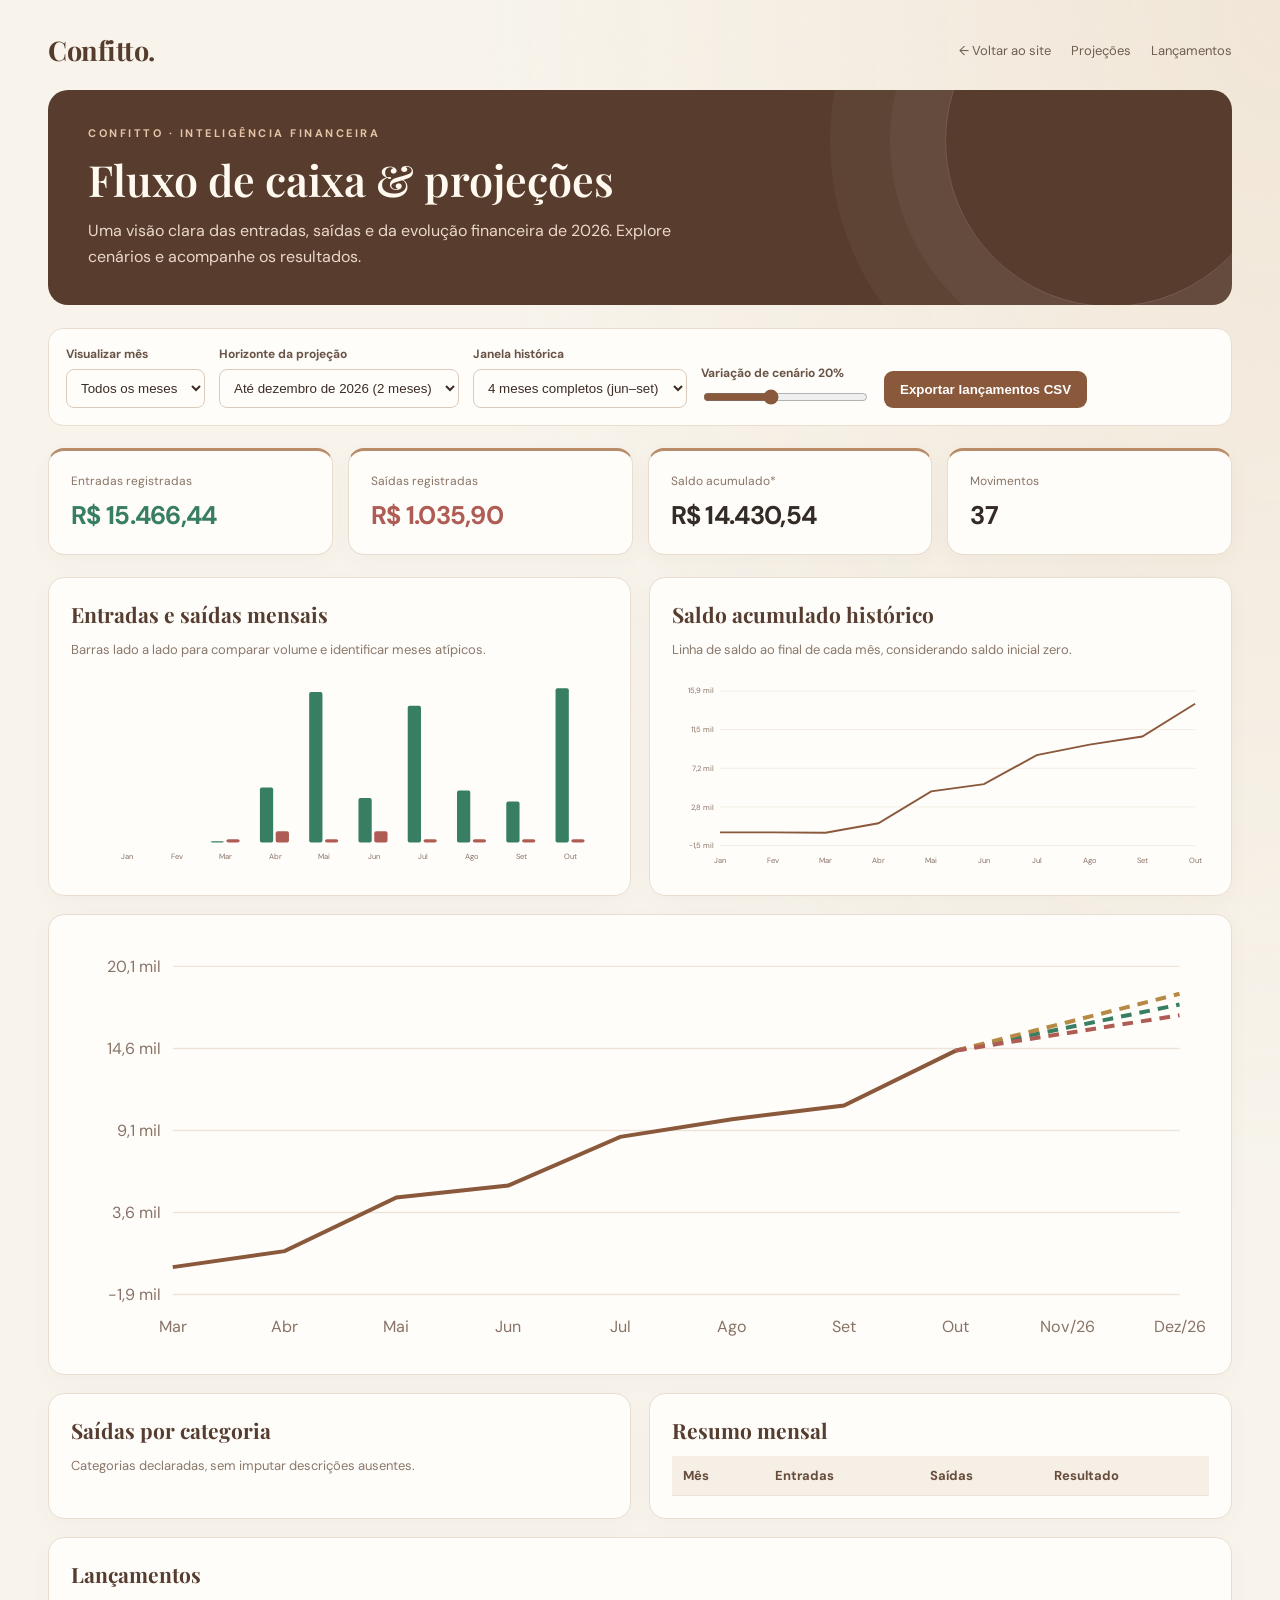
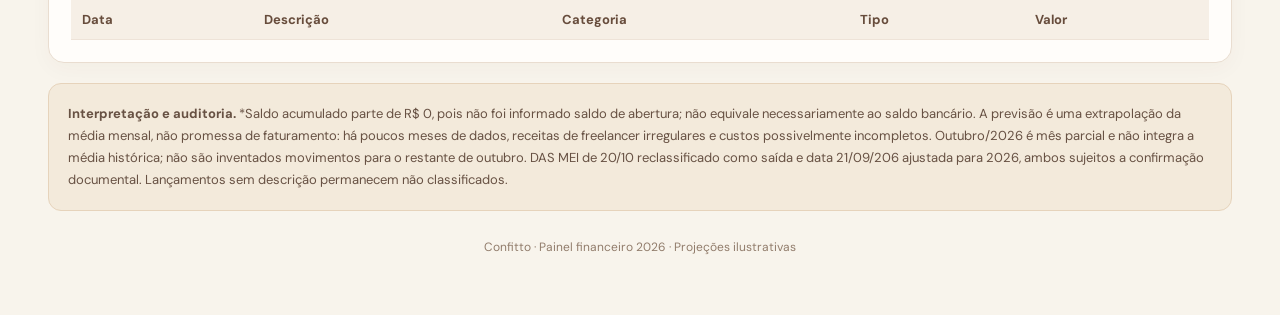
<file: confitto/dashboard.html>
<!doctype html>
<html lang="pt-BR">

<head>
    <meta charset="utf-8">
    <meta name="viewport" content="width=device-width,initial-scale=1">
    <title>Confitto — Caixa e Projeções</title>
    <style>
        @import url('https://fonts.googleapis.com/css2?family=DM+Sans:wght@400;500;600;700&family=Playfair+Display:wght@500;600;700&display=swap');

        :root {
            font-family: 'DM Sans', Arial, sans-serif;
            color: #332b25;
            background: #f8f4ec;
            --accent: #8a593c;
            --line: #e9ddd0
        }

        * {
            box-sizing: border-box
        }

        body {
            margin: 0;
            background: radial-gradient(ellipse at top right, #f1e6d7 0, transparent 45%), #f8f4ec
        }

        .wrap {
            max-width: 1240px;
            margin: auto;
            padding: 28px 28px 60px
        }

        a {
            color: inherit
        }

        .topnav {
            display: flex;
            align-items: center;
            justify-content: space-between;
            gap: 16px;
            padding: 4px 0 22px
        }

        .brand {
            font-family: 'Playfair Display', Georgia, serif;
            font-size: 27px;
            letter-spacing: -.5px;
            font-weight: 700;
            color: #563c2d;
            text-decoration: none
        }

        .navlinks {
            display: flex;
            gap: 20px;
            flex-wrap: wrap
        }

        .navlinks a {
            text-decoration: none;
            font-size: 13px;
            color: #6e5d51
        }

        .navlinks a:hover {
            text-decoration: underline
        }

        header {
            background: #583d2e;
            color: #fff9ef;
            border-radius: 20px;
            padding: 36px 40px;
            position: relative;
            overflow: hidden
        }

        header:after {
            content: '';
            position: absolute;
            right: -45px;
            top: -115px;
            width: 330px;
            height: 330px;
            border: 1px solid #ffffff28;
            border-radius: 50%;
            box-shadow: 0 0 0 55px #ffffff0a, 0 0 0 115px #ffffff09;
            pointer-events: none
        }

        header .eyebrow {
            font-size: 11px;
            letter-spacing: 2.5px;
            text-transform: uppercase;
            color: #e5c4a7;
            font-weight: 700
        }

        h1 {
            font-family: 'Playfair Display', Georgia, serif;
            font-size: clamp(30px, 4vw, 43px);
            font-weight: 600;
            margin: 10px 0
        }

        header p {
            color: #ead8c8;
            margin: 0;
            max-width: 630px;
            line-height: 1.6
        }

        h2 {
            font-family: 'Playfair Display', Georgia, serif;
            font-size: 21px;
            margin: 0 0 12px;
            color: #563d30
        }

        .sub {
            font-size: 13px;
            color: #8a786a;
            margin: 0 0 16px;
            line-height: 1.6
        }

        .grid {
            display: grid;
            grid-template-columns: 1fr 1fr;
            gap: 18px
        }

        .cards {
            display: grid;
            grid-template-columns: repeat(4, 1fr);
            gap: 15px;
            margin: 22px 0
        }

        .card,
        .panel {
            background: #fffdfa;
            border: 1px solid var(--line);
            border-radius: 16px;
            padding: 22px;
            box-shadow: 0 6px 22px #63412a09
        }

        .card {
            border-top: 3px solid #b88c69
        }

        .card small {
            display: block;
            color: #887366;
            font-size: 12px
        }

        .card strong {
            display: block;
            font-size: clamp(19px, 2vw, 27px);
            margin-top: 10px;
            letter-spacing: -.7px
        }

        .green {
            color: #387e62
        }

        .red {
            color: #af5d54
        }

        .toolbar {
            display: flex;
            gap: 14px;
            align-items: end;
            flex-wrap: wrap;
            margin-top: 23px;
            background: #fffdfa;
            border: 1px solid var(--line);
            padding: 17px;
            border-radius: 15px
        }

        label {
            font-size: 12px;
            font-weight: 700;
            color: #695446
        }

        select,
        input {
            display: block;
            margin-top: 7px;
            border: 1px solid #dbcbbd;
            border-radius: 8px;
            padding: 10px;
            background: #fffdfa;
            color: #3c2c23;
            max-width: 100%
        }

        input[type=range] {
            padding: 0;
            width: 165px;
            accent-color: #8a593c
        }

        button {
            border: 0;
            background: #8a593c;
            color: white;
            padding: 11px 16px;
            border-radius: 9px;
            cursor: pointer;
            font-weight: 700
        }

        button:hover {
            background: #6e432e
        }

        svg {
            width: 100%;
            height: auto;
            display: block
        }

        .legend {
            display: flex;
            gap: 15px;
            flex-wrap: wrap;
            font-size: 12px;
            color: #77675c;
            margin: 8px 0 14px
        }

        .dot {
            display: inline-block;
            width: 10px;
            height: 10px;
            border-radius: 3px;
            margin-right: 5px
        }

        .panel.full {
            margin: 18px 0
        }

        .scenarios {
            display: grid;
            grid-template-columns: repeat(3, 1fr);
            gap: 12px
        }

        .scenario {
            background: #f7f0e8;
            padding: 16px;
            border-radius: 11px
        }

        .scenario b {
            display: block;
            font-size: 20px;
            margin-top: 8px
        }

        table {
            width: 100%;
            border-collapse: collapse;
            font-size: 13px
        }

        th,
        td {
            padding: 11px;
            border-bottom: 1px solid #eee3d8;
            text-align: left
        }

        th {
            background: #f6efe6;
            color: #674c3c
        }

        td:last-child {
            text-align: right
        }

        .scroll {
            overflow: auto
        }

        .note {
            background: #f3eadb;
            border: 1px solid #e6d3bb;
            padding: 19px;
            border-radius: 13px;
            font-size: 13px;
            line-height: 1.7;
            margin-top: 20px;
            color: #675143
        }

        .muted {
            color: #86756a
        }

        .small {
            font-size: 12px
        }

        .footer {
            text-align: center;
            font-size: 12px;
            color: #917c6b;
            margin-top: 28px
        }

        @media(max-width:850px) {

            .grid,
            .cards,
            .scenarios {
                grid-template-columns: 1fr
            }

            .wrap {
                padding: 14px
            }

            header {
                padding: 28px
            }

            .topnav {
                align-items: flex-start;
                flex-direction: column
            }

            .toolbar {
                align-items: stretch
            }

            .toolbar label {
                width: 100%
            }

            select {
                width: 100%
            }
        }
    </style>
</head>

<body>
    <div class="wrap">
        <nav class="topnav"><a class="brand" href="./">Confitto.</a>
            <div class="navlinks"><a href="./">← Voltar ao site</a><a href="#projection">Projeções</a><a
                    href="#records">Lançamentos</a></div>
        </nav>
        <header>
            <div class="eyebrow">Confitto · Inteligência financeira</div>
            <h1>Fluxo de caixa & projeções</h1>
            <p>Uma visão clara das entradas, saídas e da evolução financeira de 2026. Explore cenários e acompanhe os
                resultados.</p>
        </header>
        <div class="toolbar"><label>Visualizar mês<select id="month">
                    <option value="all">Todos os meses</option>
                </select></label><label>Horizonte da projeção<select id="horizon">
                    <option value="2">Até dezembro de 2026 (2 meses)</option>
                    <option value="3">3 meses</option>
                    <option value="6">6 meses</option>
                    <option value="12">12 meses</option>
                </select></label><label>Janela histórica<select id="window">
                    <option value="4">4 meses completos (jun–set)</option>
                    <option value="3">3 meses completos (jul–set)</option>
                    <option value="6">6 meses completos (abr–set)</option>
                </select></label><label>Variação de cenário <span id="pct">20%</span><input id="variation" type="range"
                    min="0" max="50" value="20" step="5"></label><button id="export">Exportar lançamentos CSV</button>
        </div>
        <div class="cards">
            <div class="card"><small>Entradas registradas</small><strong id="in" class="green"></strong></div>
            <div class="card"><small>Saídas registradas</small><strong id="out" class="red"></strong></div>
            <div class="card"><small>Saldo acumulado*</small><strong id="balance"></strong></div>
            <div class="card"><small>Movimentos</small><strong id="count"></strong></div>
        </div>
        <div class="grid">
            <section class="panel">
                <h2>Entradas e saídas mensais</h2>
                <p class="sub">Barras lado a lado para comparar volume e identificar meses atípicos.</p>
                <div id="bars"></div>
            </section>
            <section class="panel">
                <h2>Saldo acumulado histórico</h2>
                <p class="sub">Linha de saldo ao final de cada mês, considerando saldo inicial zero.</p>
                <div id="history"></div>
            </section>
        </div>
        <section class="panel full" id="projection">
            <h2>Projeção de saldo acumulado</h2>
            <p class="sub">Linha contínua = histórico; linhas pontilhadas = cenários simulados. Projeções começam em
                novembro/2026; outubro está parcial.</p>
            <div class="legend"><span><i class="dot" style="background:#8a593c"></i>Histórico</span><span><i class="dot"
                        style="background:#387e62"></i>Base</span><span><i class="dot"
                        style="background:#b68a45"></i>Otimista</span><span><i class="dot"
                        style="background:#af5d54"></i>Conservador</span></div>
            <div id="projection"></div>
            <div class="scenarios" id="scenarioCards"></div>
            <p id="method" class="sub" style="margin-top:15px"></p>
        </section>
        <div class="grid">
            <section class="panel">
                <h2>Saídas por categoria</h2>
                <p class="sub">Categorias declaradas, sem imputar descrições ausentes.</p>
                <div id="categories"></div>
            </section>
            <section class="panel">
                <h2>Resumo mensal</h2>
                <div class="scroll">
                    <table>
                        <thead>
                            <tr>
                                <th>Mês</th>
                                <th>Entradas</th>
                                <th>Saídas</th>
                                <th>Resultado</th>
                            </tr>
                        </thead>
                        <tbody id="monthly"></tbody>
                    </table>
                </div>
            </section>
        </div>
        <section class="panel full" id="records">
            <h2>Lançamentos</h2>
            <div class="scroll">
                <table>
                    <thead>
                        <tr>
                            <th>Data</th>
                            <th>Descrição</th>
                            <th>Categoria</th>
                            <th>Tipo</th>
                            <th>Valor</th>
                        </tr>
                    </thead>
                    <tbody id="records"></tbody>
                </table>
            </div>
        </section>
        <div class="note"><b>Interpretação e auditoria.</b> *Saldo acumulado parte de R$ 0, pois não foi informado saldo
            de abertura; não equivale necessariamente ao saldo bancário. A previsão é uma extrapolação da média mensal,
            não promessa de faturamento: há poucos meses de dados, receitas de freelancer irregulares e custos
            possivelmente incompletos. Outubro/2026 é mês parcial e não integra a média histórica; não são inventados
            movimentos para o restante de outubro. DAS MEI de 20/10 reclassificado como saída e data 21/09/206 ajustada
            para 2026, ambos sujeitos a confirmação documental. Lançamentos sem descrição permanecem não classificados.
        </div>
        <footer class="footer">Confitto · Painel financeiro 2026 · Projeções ilustrativas</footer>
    </div>
    <script>
        const data = [{ "data": "2026-03-09", "descricao": "Não informado", "categoria": "Não classificado", "tipo": "Entrada", "valor": 32.0, "observacao": "Descrição ausente no documento original" }, { "data": "2026-03-20", "descricao": "DAS MEI", "categoria": "Tributos / DAS MEI", "tipo": "Saída", "valor": 82.05, "observacao": "" }, { "data": "2026-04-13", "descricao": "freelancer", "categoria": "Serviços / Freelancer", "tipo": "Entrada", "valor": 1000.0, "observacao": "" }, { "data": "2026-04-15", "descricao": "Não informado", "categoria": "Não classificado", "tipo": "Entrada", "valor": 114.0, "observacao": "Descrição ausente no documento original" }, { "data": "2026-04-20", "descricao": "DAS MEI", "categoria": "Tributos / DAS MEI", "tipo": "Saída", "valor": 82.05, "observacao": "" }, { "data": "2026-04-20", "descricao": "Não informado", "categoria": "Não classificado", "tipo": "Entrada", "valor": 190.0, "observacao": "Descrição ausente no documento original" }, { "data": "2026-04-20", "descricao": "Não informado", "categoria": "Não classificado", "tipo": "Saída", "valor": 28.5, "observacao": "Descrição ausente no documento original" }, { "data": "2026-04-20", "descricao": "Não informado", "categoria": "Não classificado", "tipo": "Saída", "valor": 161.0, "observacao": "Descrição ausente no documento original" }, { "data": "2026-04-29", "descricao": "Não informado", "categoria": "Não classificado", "tipo": "Entrada", "valor": 35.0, "observacao": "Descrição ausente no documento original" }, { "data": "2026-05-08", "descricao": "freelancer", "categoria": "Serviços / Freelancer", "tipo": "Entrada", "valor": 530.0, "observacao": "" }, { "data": "2026-05-14", "descricao": "freelancer", "categoria": "Serviços / Freelancer", "tipo": "Entrada", "valor": 1435.0, "observacao": "" }, { "data": "2026-05-20", "descricao": "DAS MEI", "categoria": "Tributos / DAS MEI", "tipo": "Saída", "valor": 82.05, "observacao": "" }, { "data": "2026-05-24", "descricao": "freelancer", "categoria": "Serviços / Freelancer", "tipo": "Entrada", "valor": 425.0, "observacao": "" }, { "data": "2026-05-25", "descricao": "Não informado", "categoria": "Não classificado", "tipo": "Entrada", "valor": 190.0, "observacao": "Descrição ausente no documento original" }, { "data": "2026-05-28", "descricao": "freelancer", "categoria": "Serviços / Freelancer", "tipo": "Entrada", "valor": 1087.5, "observacao": "" }, { "data": "2026-06-03", "descricao": "Não informado", "categoria": "Não classificado", "tipo": "Saída", "valor": 190.0, "observacao": "Descrição ausente no documento original" }, { "data": "2026-06-05", "descricao": "Não informado", "categoria": "Não classificado", "tipo": "Entrada", "valor": 35.0, "observacao": "Descrição ausente no documento original" }, { "data": "2026-06-10", "descricao": "freelancer", "categoria": "Serviços / Freelancer", "tipo": "Entrada", "valor": 653.61, "observacao": "" }, { "data": "2026-06-19", "descricao": "Não informado", "categoria": "Não classificado", "tipo": "Entrada", "valor": 1.08, "observacao": "Descrição ausente no documento original" }, { "data": "2026-06-22", "descricao": "DAS MEI", "categoria": "Tributos / DAS MEI", "tipo": "Saída", "valor": 82.05, "observacao": "" }, { "data": "2026-06-29", "descricao": "Não informado", "categoria": "Não classificado", "tipo": "Entrada", "valor": 393.75, "observacao": "Descrição ausente no documento original" }, { "data": "2026-07-14", "descricao": "freelancer", "categoria": "Serviços / Freelancer", "tipo": "Entrada", "valor": 1105.0, "observacao": "" }, { "data": "2026-07-20", "descricao": "Não informado", "categoria": "Não classificado", "tipo": "Saída", "valor": 82.05, "observacao": "Descrição ausente no documento original" }, { "data": "2026-07-23", "descricao": "freelancer", "categoria": "Serviços / Freelancer", "tipo": "Entrada", "valor": 1021.0, "observacao": "" }, { "data": "2026-07-30", "descricao": "freelancer", "categoria": "Serviços / Freelancer", "tipo": "Entrada", "valor": 1203.0, "observacao": "" }, { "data": "2026-08-10", "descricao": "freelancer", "categoria": "Serviços / Freelancer", "tipo": "Entrada", "valor": 1250.0, "observacao": "" }, { "data": "2026-08-19", "descricao": "Não informado", "categoria": "Não classificado", "tipo": "Entrada", "valor": 15.0, "observacao": "Descrição ausente no documento original" }, { "data": "2026-08-20", "descricao": "DAS MEI", "categoria": "Tributos / DAS MEI", "tipo": "Saída", "valor": 82.05, "observacao": "" }, { "data": "2026-09-15", "descricao": "freelancer", "categoria": "Serviços / Freelancer", "tipo": "Entrada", "valor": 912.5, "observacao": "" }, { "data": "2026-09-20", "descricao": "Não informado", "categoria": "Não classificado", "tipo": "Entrada", "valor": 85.0, "observacao": "Descrição ausente no documento original" }, { "data": "2026-09-21", "descricao": "DAS MEI", "categoria": "Tributos / DAS MEI", "tipo": "Saída", "valor": 82.05, "observacao": "Ano da data original normalizado de 206 para 2026; confirmar" }, { "data": "2026-10-04", "descricao": "freelancer", "categoria": "Serviços / Freelancer", "tipo": "Entrada", "valor": 1050.0, "observacao": "" }, { "data": "2026-10-12", "descricao": "freelancer", "categoria": "Serviços / Freelancer", "tipo": "Entrada", "valor": 790.0, "observacao": "" }, { "data": "2026-10-13", "descricao": "freelancer", "categoria": "Serviços / Freelancer", "tipo": "Entrada", "valor": 800.0, "observacao": "" }, { "data": "2026-10-19", "descricao": "Não informado", "categoria": "Não classificado", "tipo": "Entrada", "valor": 83.0, "observacao": "Descrição ausente no documento original" }, { "data": "2026-10-20", "descricao": "DAS MEI", "categoria": "Tributos / DAS MEI", "tipo": "Saída", "valor": 82.05, "observacao": "DAS MEI reclassificado como saída; conferir comprovante" }, { "data": "2026-10-23", "descricao": "freelancer", "categoria": "Serviços / Freelancer", "tipo": "Entrada", "valor": 1030.0, "observacao": "" }]; const months = ['Jan', 'Fev', 'Mar', 'Abr', 'Mai', 'Jun', 'Jul', 'Ago', 'Set', 'Out', 'Nov', 'Dez']; const money = n => n.toLocaleString('pt-BR', { style: 'currency', currency: 'BRL' }); const short = n => Math.abs(n) >= 1000 ? (n / 1000).toFixed(1).replace('.', ',') + ' mil' : Math.round(n).toString(); const safe = s => String(s).replace(/[&<>"']/g, c => ({ '&': '&amp;', '<': '&lt;', '>': '&gt;', '"': '&quot;', "'": '&#39;' }[c])); const byMonth = Array.from({ length: 10 }, (_, i) => ({ label: months[i], e: 0, s: 0 })); data.forEach(x => { let m = Number(x.data.slice(5, 7)) - 1; byMonth[m][x.tipo === 'Entrada' ? 'e' : 's'] += x.valor }); let cumulative = 0; const balances = byMonth.map(x => (cumulative += x.e - x.s)); const monthSel = document.querySelector('#month'); months.slice(2, 10).forEach((x, i) => monthSel.innerHTML += `<option value="${i + 3}">${x}</option>`);
        function plot(lines, labels, { minZero = false } = {}) { const W = 850, H = 310, L = 76, R = 22, T = 22, B = 43; let vals = lines.flatMap(x => x.values.filter(Number.isFinite)); let low = Math.min(...vals, 0), high = Math.max(...vals, 0); if (minZero) low = 0; if (high === low) high = low + 1; let pad = (high - low) * .10; high += pad; if (!minZero) low -= pad; const x = i => L + (W - L - R) * i / Math.max(1, labels.length - 1), y = v => T + (H - T - B) * (high - v) / (high - low); let s = `<svg viewBox="0 0 ${W} ${H}" role="img" aria-label="Gráfico de linhas do fluxo de caixa">`; for (let j = 0; j < 5; j++) { let v = low + (high - low) * j / 4, yy = y(v); s += `<line x1="${L}" y1="${yy}" x2="${W - R}" y2="${yy}" stroke="#eee3d8"/><text x="${L - 9}" y="${yy + 4}" text-anchor="end" fill="#887366" font-size="12">${short(v)}</text>` } labels.forEach((v, i) => { if (labels.length <= 13 || i % 2 === 0) s += `<text x="${x(i)}" y="${H - 15}" text-anchor="middle" fill="#887366" font-size="12">${v}</text>` }); lines.forEach(l => { let points = []; l.values.forEach((v, i) => { if (Number.isFinite(v)) points.push([i, v]); else if (points.length) { s += path(points, l); points = [] } }); if (points.length) s += path(points, l) }); function path(p, l) { return `<polyline points="${p.map(([i, v]) => x(i) + ',' + y(v)).join(' ')}" fill="none" stroke="${l.color}" stroke-width="3" ${l.dash ? 'stroke-dasharray="8 6"' : ''}><title>${safe(l.name)}</title></polyline>` } return s + '</svg>' }
        function bars() { let max = Math.max(...byMonth.flatMap(m => [m.e, m.s]), 1); let W = 850, H = 300, L = 55, R = 15, T = 18, B = 38, base = H - B; let s = `<svg viewBox="0 0 ${W} ${H}" role="img" aria-label="Barras mensais de entradas e saídas">`; byMonth.forEach((m, i) => { let slot = (W - L - R) / 10, x = L + i * slot;[['e', '#387e62'], ['s', '#af5d54']].forEach(([key, color], j) => { let h = (base - T) * m[key] / max; s += `<rect x="${x + 10 + j * 25}" y="${base - h}" width="21" height="${h}" rx="3" fill="${color}"><title>${m.label}: ${money(m[key])}</title></rect>` }); s += `<text x="${x + 34}" y="${H - 12}" text-anchor="middle" font-size="12" fill="#887366">${m.label}</text>` }); return s + '</svg>' }
        function render() { let sel = monthSel.value, items = data.filter(x => sel === 'all' || Number(x.data.slice(5, 7)) === Number(sel)), e = items.filter(x => x.tipo === 'Entrada').reduce((a, x) => a + x.valor, 0), s = items.filter(x => x.tipo === 'Saída').reduce((a, x) => a + x.valor, 0); document.querySelector('#in').textContent = money(e); document.querySelector('#out').textContent = money(s); document.querySelector('#balance').textContent = money(sel === 'all' ? balances.at(-1) : e - s); document.querySelector('#count').textContent = items.length; document.querySelector('#bars').innerHTML = bars(); document.querySelector('#history').innerHTML = plot([{ name: 'Saldo histórico', color: '#8a593c', values: balances }], months.slice(0, 10)); let n = Number(document.querySelector('#window').value), start = 9 - n; let sample = byMonth.slice(start, 9), avgE = sample.reduce((a, m) => a + m.e, 0) / n, avgS = sample.reduce((a, m) => a + m.s, 0) / n; let h = Number(document.querySelector('#horizon').value), v = Number(document.querySelector('#variation').value) / 100; document.querySelector('#pct').textContent = Math.round(v * 100) + '%'; let labels = months.slice(2, 10), hist = balances.slice(2), base = balances.at(-1); let scenarios = [{ name: 'Base', color: '#387e62', net: avgE - avgS }, { name: 'Otimista', color: '#b68a45', net: avgE * (1 + v) - avgS * (1 - v) }, { name: 'Conservador', color: '#af5d54', net: avgE * (1 - v) - avgS * (1 + v) }]; let lines = [{ name: 'Histórico', color: '#8a593c', values: [...hist, ...Array(h).fill(null)] }]; for (let j = 0; j < h; j++) { let dt = new Date(2026, 10 + j, 1); labels.push(months[dt.getMonth()] + '/' + String(dt.getFullYear()).slice(2)) } scenarios.forEach(z => { let arr = Array(7).fill(null).concat([base]); for (let j = 1; j <= h; j++)arr.push(base + j * z.net); lines.push({ name: z.name, color: z.color, dash: true, values: arr }) }); document.querySelector('#projection').innerHTML = plot(lines, labels); document.querySelector('#scenarioCards').innerHTML = scenarios.map(z => `<div class="scenario"><span>${z.name}</span><b style="color:${z.color}">${money(base + h * z.net)}</b><span class="small muted">Saldo estimado após ${h} meses · variação mensal ${money(z.net)}</span></div>`).join(''); document.querySelector('#method').textContent = `Modelo: saldo futuro(t) = ${money(base)} + t × (receita média − despesa média). Média de ${n} meses completos: receitas ${money(avgE)}/mês, despesas ${money(avgS)}/mês. Cenários alteram receitas e despesas em ±${Math.round(v * 100)}%. Base inclui outubro registrado até 23/10; o restante de outubro é assumido sem lançamentos adicionais.`; let cat = {}; items.filter(x => x.tipo === 'Saída').forEach(x => cat[x.categoria] = (cat[x.categoria] || 0) + x.valor); let max = Math.max(1, ...Object.values(cat)); document.querySelector('#categories').innerHTML = Object.entries(cat).sort((a, b) => b[1] - a[1]).map(([k, v]) => `<div style="margin:12px 0"><div class="small">${safe(k)} <b style="float:right">${money(v)}</b></div><div style="height:11px;background:#edf1f6;border-radius:5px;margin-top:5px"><div style="width:${v / max * 100}%;height:100%;background:#af5d54;border-radius:5px"></div></div></div>`).join('') || 'Sem saídas'; document.querySelector('#monthly').innerHTML = byMonth.map(m => `<tr><td>${m.label}</td><td>${money(m.e)}</td><td>${money(m.s)}</td><td>${money(m.e - m.s)}</td></tr>`).join(''); document.querySelector('#records').innerHTML = items.map(x => `<tr title="${safe(x.observacao)}"><td>${x.data.slice(8)}/${x.data.slice(5, 7)}</td><td>${safe(x.descricao)}</td><td>${safe(x.categoria)}</td><td>${x.tipo}</td><td>${money(x.valor)}</td></tr>`).join('') }
        function exportCsv() { let rows = [['Data', 'Descrição', 'Categoria', 'Tipo', 'Valor', 'Observação'], ...data.map(x => [x.data, x.descricao, x.categoria, x.tipo, x.valor.toFixed(2).replace('.', ','), x.observacao])]; let csv = '\ufeff' + rows.map(r => r.map(v => '"' + String(v).replace(/"/g, '""') + '"').join(';')).join('\r\n'); let a = document.createElement('a'), url = URL.createObjectURL(new Blob([csv], { type: 'text/csv;charset=utf-8' })); a.href = url; a.download = 'Confitto_2026.csv'; a.click(); setTimeout(() => URL.revokeObjectURL(url), 1000) } document.querySelectorAll('select,input').forEach(el => el.addEventListener('input', render)); document.querySelector('#export').addEventListener('click', exportCsv); render();
    </script>
</body>

</html>
</file>
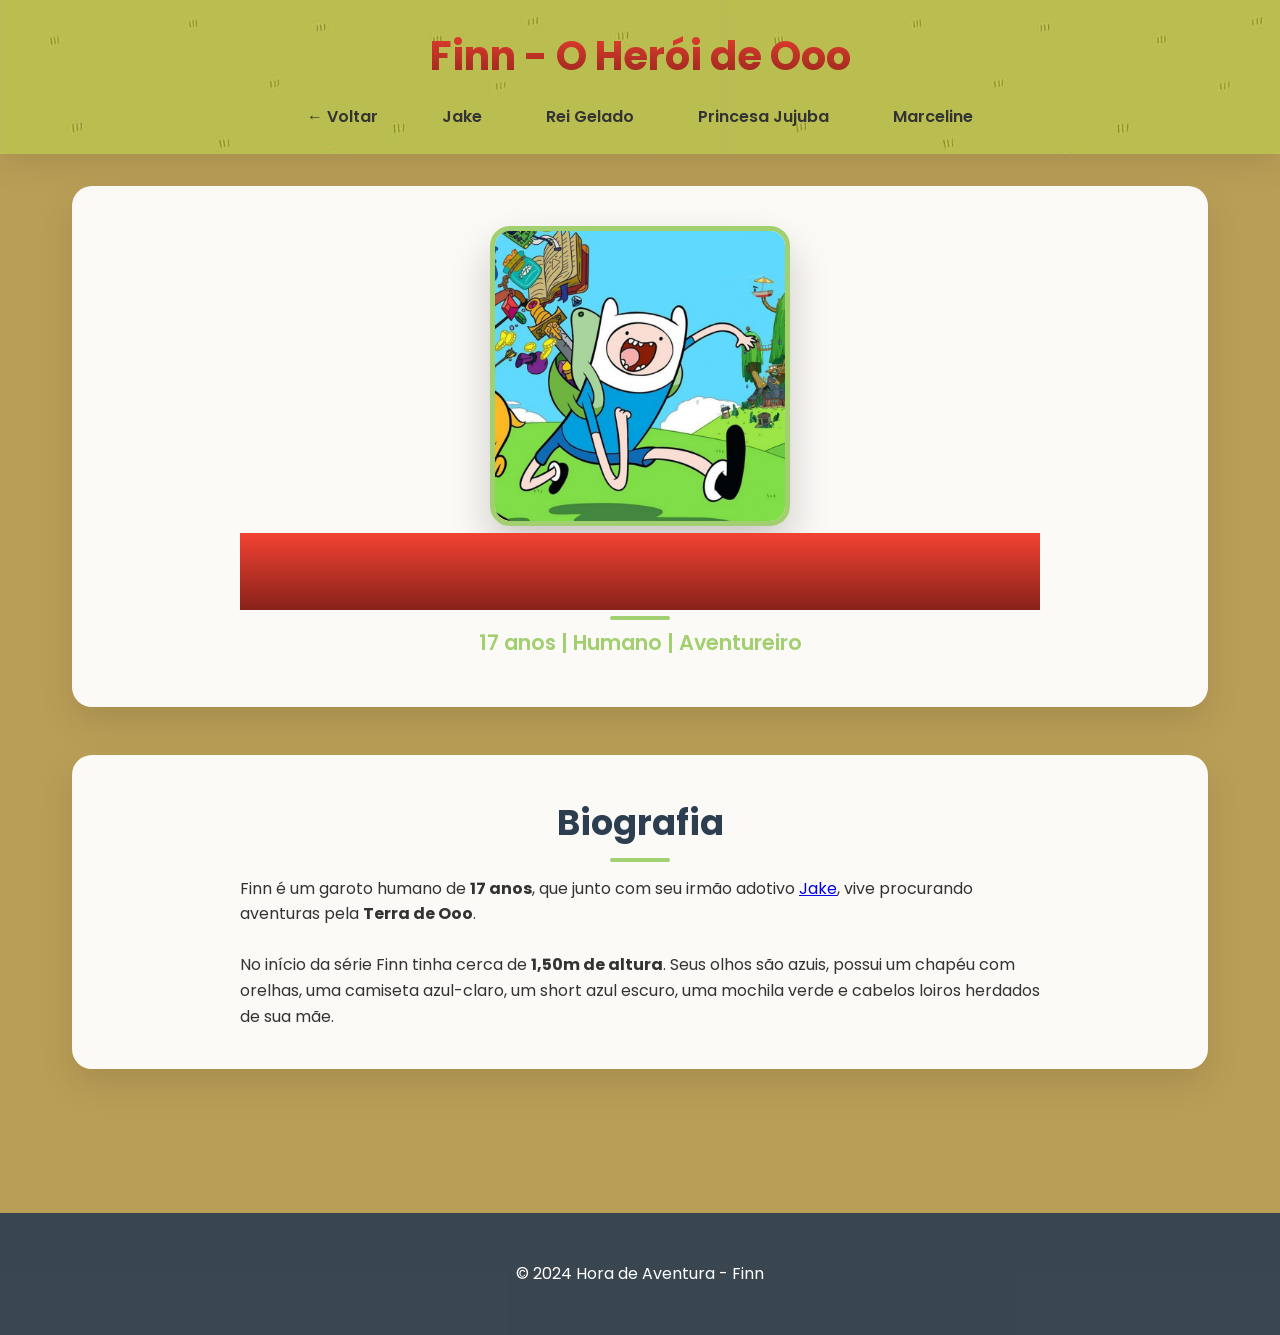
<file: adventure-time/personagens/Finn.html>
<!DOCTYPE html>
<html lang="pt-BR">
<head>
    <meta charset='utf-8'>
    <meta http-equiv='X-UA-Compatible' content='IE=edge'>
    <title>Finn - Hora de Aventura</title>
    <meta name='viewport' content='width=device-width, initial-scale=1'>
    <link href="https://fonts.googleapis.com/css2?family=Poppins:wght@300;400;600;700&display=swap" rel="stylesheet">
    <link rel='stylesheet' type='text/css' media='screen' href='../css/aventura.css'>
    <script src='../js/script.js'></script>
</head>
<body>

    <header>
        <h1>Finn - O Herói de Ooo</h1>
        <nav>
            <ul>
                <li><a href="../index.html">← Voltar</a></li>
                <li><a href="../personagens/Jake.html">Jake</a></li>
                <li><a href="../personagens/rei-gelado.html">Rei Gelado</a></li>
                <li><a href="../personagens/princesa-jujuba.html">Princesa Jujuba</a></li>
                <li><a href="../personagens/Marceline.html">Marceline</a></li>
            </ul>
        </nav>
    </header>

    <main>
        <section class="personagem-section">
            <div class="personagem-hero">
                <img src="../images/Finn.jpg" alt="Finn" class="personagem-img">
                <div class="personagem-bio">
                    <h2>Finn Mertens</h2>
                    <p class="idade">17 anos | Humano | Aventureiro</p>
                </div>
            </div>
        </section>

        <section>
            <h2>Biografia</h2>
            <div class="bio-content">
                <p>
                    Finn é um garoto humano de <strong>17 anos</strong>, que junto com seu irmão adotivo <a href="Jake.html">Jake</a>, vive procurando aventuras pela <strong>Terra de Ooo</strong>.
                </p>
                <br>
                <p>
                    No início da série Finn tinha cerca de <strong>1,50m de altura</strong>. Seus olhos são azuis, possui um chapéu com orelhas, uma camiseta azul-claro, um short azul escuro, uma mochila verde e cabelos loiros herdados de sua mãe.
                </p>
            </div>
        </section>
    </main>

    <footer>
        <p>&copy; 2024 Hora de Aventura - Finn</p>
    </footer>

</body>
</html>
</file>
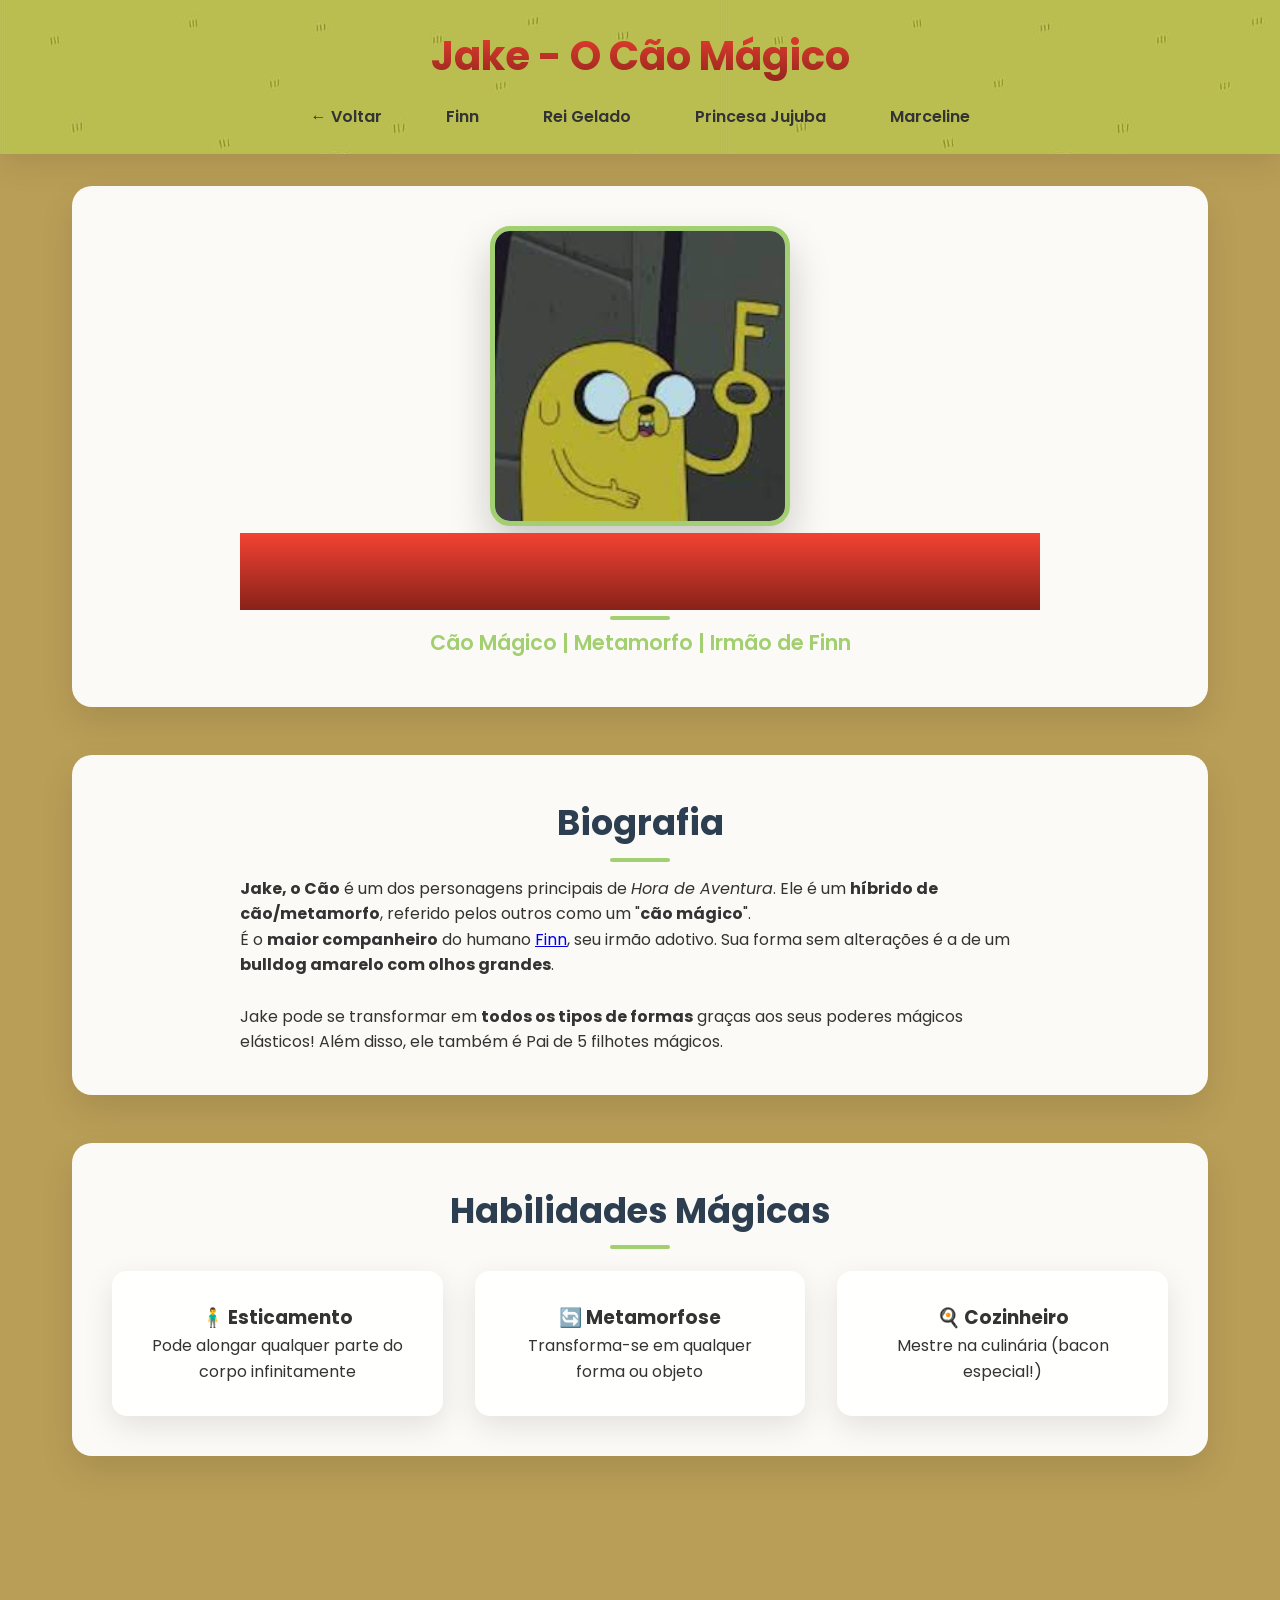
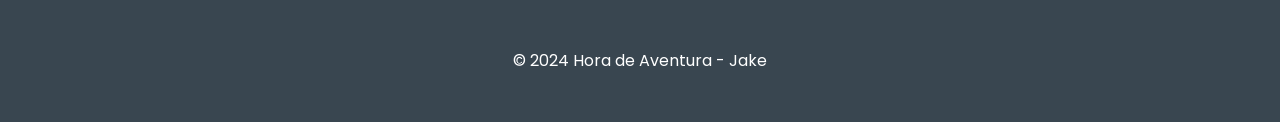
<file: adventure-time/personagens/Jake.html>
<!DOCTYPE html>
<html lang="pt-BR">
<head>
    <meta charset='utf-8'>
    <meta http-equiv='X-UA-Compatible' content='IE=edge'>
    <title>Jake - Hora de Aventura</title>
    <meta name='viewport' content='width=device-width, initial-scale=1'>
    <link href="https://fonts.googleapis.com/css2?family=Poppins:wght@300;400;600;700&display=swap" rel="stylesheet">
    <link rel='stylesheet' type='text/css' media='screen' href='../css/aventura.css'>
    <script src='../js/script.js'></script>
</head>
<body>

    <header>
        <h1>Jake - O Cão Mágico</h1>
        <nav>
            <ul>
                <li><a href="../index.html">← Voltar</a></li>
                <li><a href="../personagens/Finn.html">Finn</a></li>
                <li><a href="../personagens/rei-gelado.html">Rei Gelado</a></li>
                <li><a href="../personagens/princesa-jujuba.html">Princesa Jujuba</a></li>
                <li><a href="../personagens/Marceline.html">Marceline</a></li>
            </ul>
        </nav>
    </header>

    <main>
        <section class="personagem-section">
            <div class="personagem-hero">
                <img src="../images/Jake.jpg" alt="Jake - O Cão Mágico" class="personagem-img">
                <div class="personagem-bio">
                    <h2>Jake, o Cão</h2>
                    <p class="idade">Cão Mágico | Metamorfo | Irmão de Finn</p>
                </div>
            </div>
        </section>

        <section id="bio">
            <h2>Biografia</h2>
            <div class="bio-content">
                <p>
                    <strong>Jake, o Cão</strong> é um dos personagens principais de <em>Hora de Aventura</em>. Ele é um <strong>híbrido de cão/metamorfo</strong>, referido pelos outros como um "<strong>cão mágico</strong>".
                </p>
                <p>
                    É o <strong>maior companheiro</strong> do humano <a href="Finn.html">Finn</a>, seu irmão adotivo. Sua forma sem alterações é a de um <strong>bulldog amarelo com olhos grandes</strong>. 
                </p>
                <br>
                <p>
                    Jake pode se transformar em <strong>todos os tipos de formas</strong> graças aos seus poderes mágicos elásticos! Além disso, ele também é Pai de 5 filhotes mágicos.
                </p>
            </div>
        </section>

        <section id="habilidades" class="habilidades-section">
            <h2>Habilidades Mágicas</h2>
            <div class="habilidades-grid">
                <div class="habilidade-card">
                    <h3>🧍‍♂️ Esticamento</h3>
                    <p>Pode alongar qualquer parte do corpo infinitamente</p>
                </div>
                <div class="habilidade-card">
                    <h3>🔄 Metamorfose</h3>
                    <p>Transforma-se em qualquer forma ou objeto</p>
                </div>
                <div class="habilidade-card">
                    <h3>🍳 Cozinheiro</h3>
                    <p>Mestre na culinária (bacon especial!)</p>
                </div>
            </div>
        </section>
    </main>

    <footer>
        <p>&copy; 2024 Hora de Aventura - Jake</p>
    </footer>

</body>
</html>
</file>
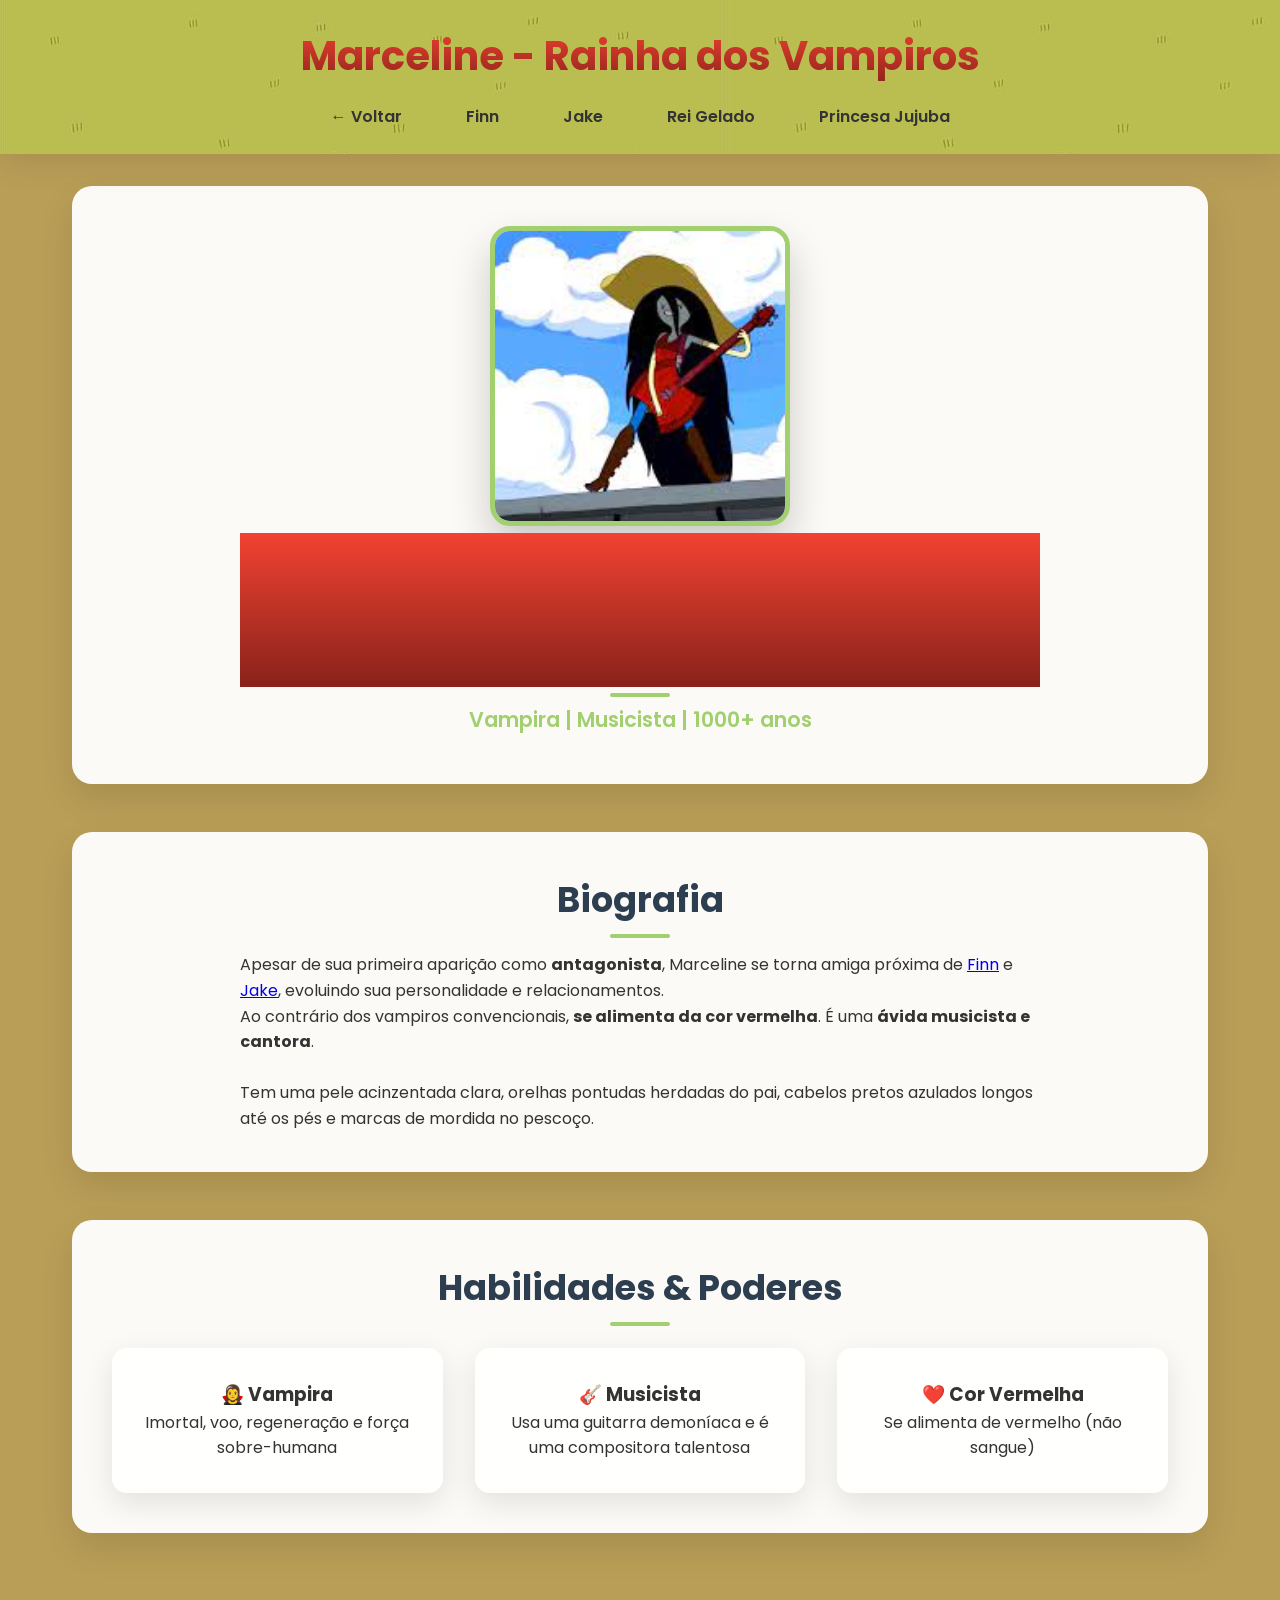
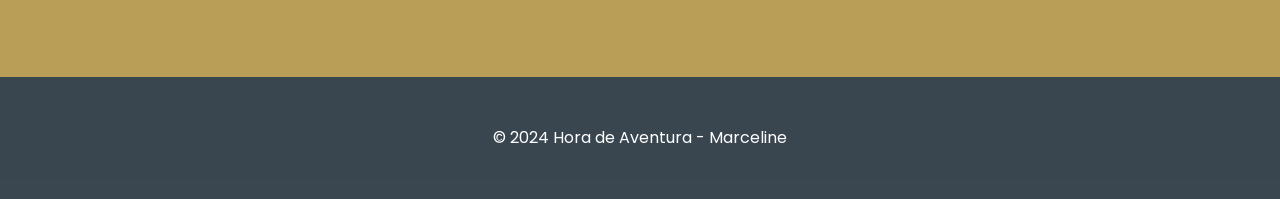
<file: adventure-time/personagens/Marceline.html>
<!DOCTYPE html>
<html lang="pt-BR">
<head>
    <meta charset='utf-8'>
    <meta http-equiv='X-UA-Compatible' content='IE=edge'>
    <title>Marceline - Hora de Aventura</title>
    <meta name='viewport' content='width=device-width, initial-scale=1'>
    <link href="https://fonts.googleapis.com/css2?family=Poppins:wght@300;400;600;700&display=swap" rel="stylesheet">
    <link rel='stylesheet' type='text/css' media='screen' href='../css/aventura.css'>
    <script src='../js/script.js'></script>
</head>
<body>

    <header>
        <h1>Marceline - Rainha dos Vampiros</h1>
        <nav>
            <ul>
                <li><a href="../index.html">← Voltar</a></li>
                <li><a href="Finn.html">Finn</a></li>
                <li><a href="Jake.html">Jake</a></li>
                <li><a href="rei-gelado.html">Rei Gelado</a></li>
                <li><a href="princesa-jujuba.html">Princesa Jujuba</a></li>
            </ul>
        </nav>
    </header>

    <main>
        <section class="personagem-section">
            <div class="personagem-hero">
                <img src="../images/Marceline.jpg" alt="Marceline - Rainha Vampira" class="personagem-img">
                <div class="personagem-bio">
                    <h2>Marceline<br><small>Rainha dos Vampiros</small></h2>
                    <p class="idade">Vampira | Musicista | 1000+ anos</p>
                </div>
            </div>
        </section>

        <section id="bio">
            <h2>Biografia</h2>
            <div class="bio-content">
                <p>
                    Apesar de sua primeira aparição como <strong>antagonista</strong>, Marceline se torna amiga próxima de <a href="Finn.html">Finn</a> e <a href="Jake.html">Jake</a>, evoluindo sua personalidade e relacionamentos.
                </p>
                <p>
                    Ao contrário dos vampiros convencionais, <strong>se alimenta da cor vermelha</strong>. É uma <strong>ávida musicista e cantora</strong>.
                </p>
                <br>
                <p>
                    Tem uma pele acinzentada clara, orelhas pontudas herdadas do pai, cabelos pretos azulados longos até os pés e marcas de mordida no pescoço.
                </p>
            </div>
        </section>

        <section id="habilidades" class="habilidades-section">
            <h2>Habilidades & Poderes</h2>
            <div class="habilidades-grid">
                <div class="habilidade-card">
                    <h3>🧛‍♀️ Vampira</h3>
                    <p>Imortal, voo, regeneração e força sobre-humana</p>
                </div>
                <div class="habilidade-card">
                    <h3>🎸 Musicista</h3>
                    <p>Usa uma guitarra demoníaca e é uma compositora talentosa</p>
                </div>
                <div class="habilidade-card">
                    <h3>❤️ Cor Vermelha</h3>
                    <p>Se alimenta de vermelho (não sangue)</p>
                </div>
            </div>
        </section>
    </main>

    <footer>
        <p>&copy; 2024 Hora de Aventura - Marceline</p>
    </footer>

</body>
</html>
</file>
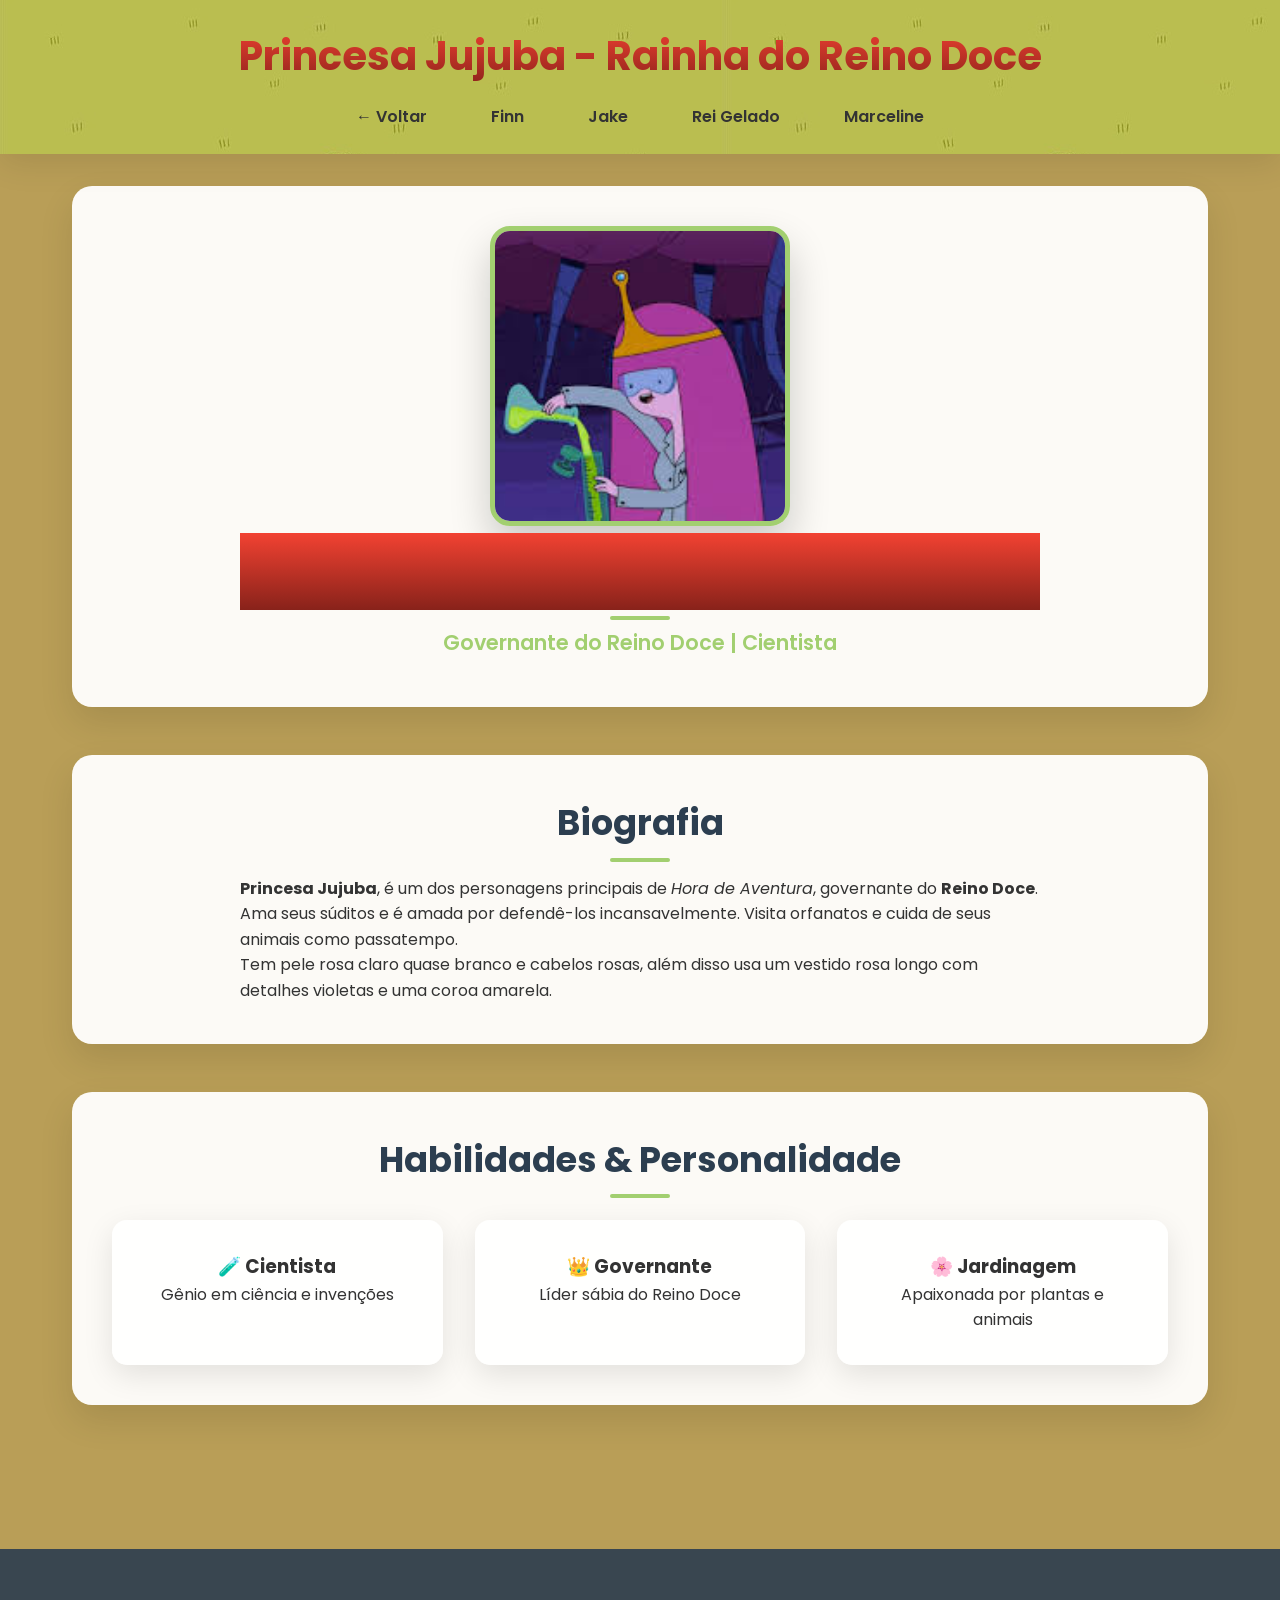
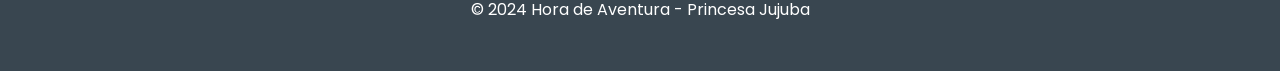
<file: adventure-time/personagens/princesa-jujuba.html>
<!DOCTYPE html>
<html lang="pt-BR">
<head>
    <meta charset='utf-8'>
    <meta http-equiv='X-UA-Compatible' content='IE=edge'>
    <title>Princesa Jujuba - Hora de Aventura</title>
    <meta name='viewport' content='width=device-width, initial-scale=1'>
    <link href="https://fonts.googleapis.com/css2?family=Poppins:wght@300;400;600;700&display=swap" rel="stylesheet">
    <link rel='stylesheet' type='text/css' media='screen' href='../css/aventura.css'>
    <script src='../js/script.js'></script>
</head>
<body>

    <header>
        <h1>Princesa Jujuba - Rainha do Reino Doce</h1>
        <nav>
            <ul>
                <li><a href="../index.html">← Voltar</a></li>
                <li><a href="Finn.html">Finn</a></li>
                <li><a href="Jake.html">Jake</a></li>
                <li><a href="rei-gelado.html">Rei Gelado</a></li>
                <li><a href="Marceline.html">Marceline</a></li>
            </ul>
        </nav>
    </header>

    <main>
        <section class="personagem-section">
            <div class="personagem-hero">
                <img src="../images/Princesa_Jujuba.jpg" alt="Princesa Jujuba" class="personagem-img">
                <div class="personagem-bio">
                    <h2>Princesa Jujuba</h2>
                    <p class="idade">Governante do Reino Doce | Cientista</p>
                </div>
            </div>
        </section>

        <section id="bio">
            <h2>Biografia</h2>
            <div class="bio-content">
                <p>
                    <strong>Princesa Jujuba</strong>, é um dos personagens principais de <em>Hora de Aventura</em>, governante do <strong>Reino Doce</strong>.
                </p>
                <p>
                    Ama seus súditos e é amada por defendê-los incansavelmente. Visita orfanatos e cuida de seus animais como passatempo.
                </p>
                <p>
                    Tem pele rosa claro quase branco e cabelos rosas, além disso usa um vestido rosa longo com detalhes violetas e uma coroa amarela.
                </p>
            </div>
        </section>

        <section id="habilidades" class="habilidades-section">
            <h2>Habilidades & Personalidade</h2>
            <div class="habilidades-grid">
                <div class="habilidade-card">
                    <h3>🧪 Cientista</h3>
                    <p>Gênio em ciência e invenções</p>
                </div>
                <div class="habilidade-card">
                    <h3>👑 Governante</h3>
                    <p>Líder sábia do Reino Doce</p>
                </div>
                <div class="habilidade-card">
                    <h3>🌸 Jardinagem</h3>
                    <p>Apaixonada por plantas e animais</p>
                </div>
            </div>
        </section>
    </main>

    <footer>
        <p>&copy; 2024 Hora de Aventura - Princesa Jujuba</p>
    </footer>

</body>
</html>
</file>
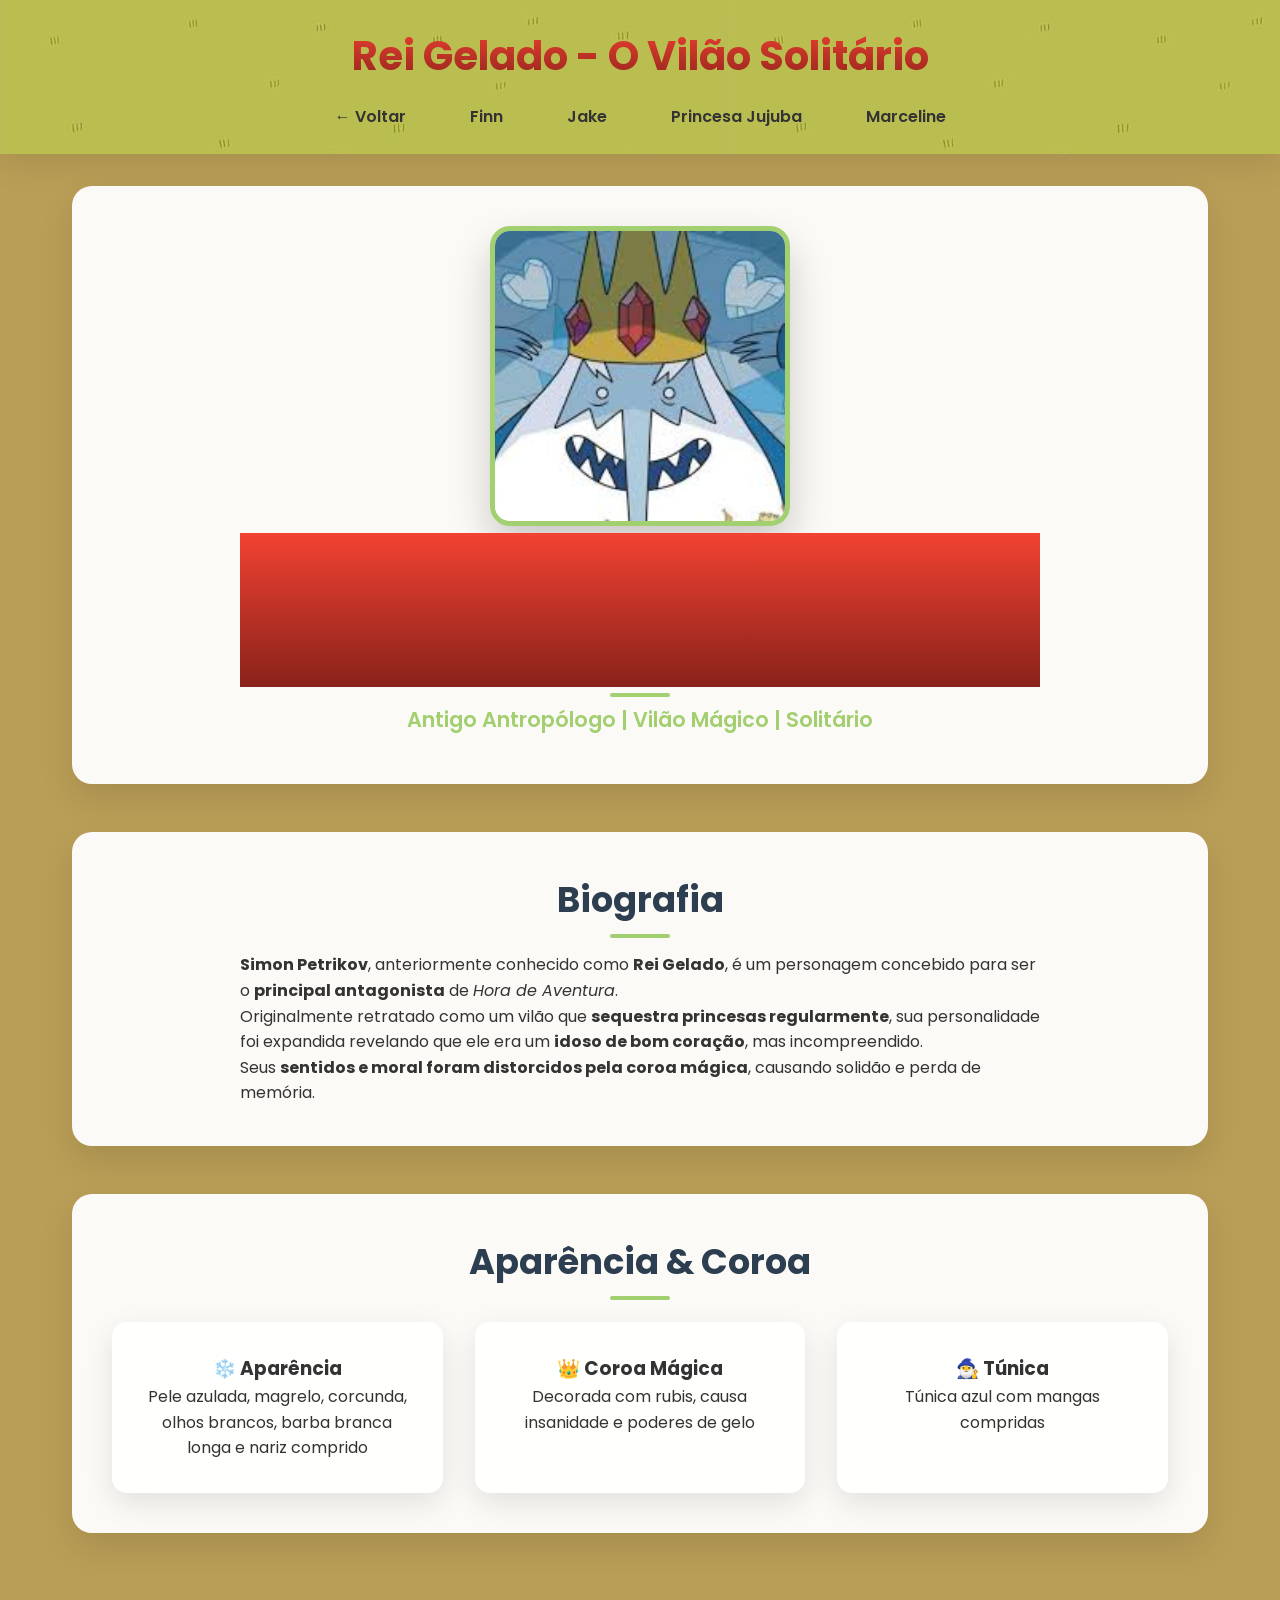
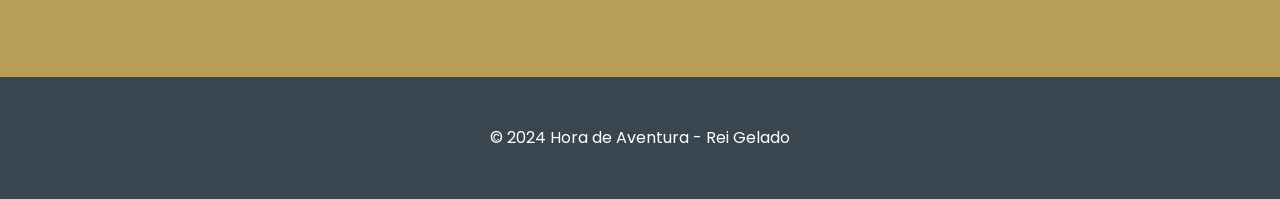
<file: adventure-time/personagens/rei-gelado.html>
<!DOCTYPE html>
<html lang="pt-BR">
<head>
    <meta charset='utf-8'>
    <meta http-equiv='X-UA-Compatible' content='IE=edge'>
    <title>Rei Gelado - Hora de Aventura</title>
    <meta name='viewport' content='width=device-width, initial-scale=1'>
    <link href="https://fonts.googleapis.com/css2?family=Poppins:wght@300;400;600;700&display=swap" rel="stylesheet">
    <link rel='stylesheet' type='text/css' media='screen' href='../css/aventura.css'>
    <script src='../js/script.js'></script>
</head>
<body>

    <header>
        <h1>Rei Gelado - O Vilão Solitário</h1>
        <nav>
            <ul>
                <ul>
                <li><a href="../index.html">← Voltar</a></li>
                <li><a href="../personagens/Finn.html">Finn</a></li>
                <li><a href="../personagens/Jake.html">Jake</a></li>
                <li><a href="../personagens/princesa-jujuba.html">Princesa Jujuba</a></li>
                <li><a href="../personagens/Marceline.html">Marceline</a></li>
            </ul>
        </nav>
    </header>

    <main>
        <section class="personagem-section">
            <div class="personagem-hero">
                <img src="../images/Rei_gelado.jpg" alt="Rei Gelado - Simon Petrikov" class="personagem-img">
                <div class="personagem-bio">
                    <h2>Simon Petrikov<br><small>Rei Gelado</small></h2>
                    <p class="idade">Antigo Antropólogo | Vilão Mágico | Solitário</p>
                </div>
            </div>
        </section>

        <section id="bio">
            <h2>Biografia</h2>
            <div class="bio-content">
                <p>
                    <strong>Simon Petrikov</strong>, anteriormente conhecido como <strong>Rei Gelado</strong>, é um personagem concebido para ser o <strong>principal antagonista</strong> de <em>Hora de Aventura</em>.
                </p>
                <p>
                    Originalmente retratado como um vilão que <strong>sequestra princesas regularmente</strong>, sua personalidade foi expandida revelando que ele era um <strong>idoso de bom coração</strong>, mas incompreendido.
                </p>
                <p>
                    Seus <strong>sentidos e moral foram distorcidos pela coroa mágica</strong>, causando solidão e perda de memória.
                </p>
            </div>
        </section>

        <section id="aparencia" class="habilidades-section">
            <h2>Aparência & Coroa</h2>
            <div class="habilidades-grid">
                <div class="habilidade-card">
                    <h3>❄️ Aparência</h3>
                    <p>Pele azulada, magrelo, corcunda, olhos brancos, barba branca longa e nariz comprido</p>
                </div>
                <div class="habilidade-card">
                    <h3>👑 Coroa Mágica</h3>
                    <p>Decorada com rubis, causa insanidade e poderes de gelo</p>
                </div>
                <div class="habilidade-card">
                    <h3>🧙‍♂️ Túnica</h3>
                    <p>Túnica azul com mangas compridas</p>
                </div>
            </div>
        </section>
    </main>

    <footer>
        <p>&copy; 2024 Hora de Aventura - Rei Gelado</p>
    </footer>

</body>
</html>
</file>
<file: adventure-time/css/aventura.css>
* {
    margin: 0;
    padding: 0;
    box-sizing: border-box;
}

body {
    font-family: 'Poppins', sans-serif;
    line-height: 1.6;
    color: #333;
    background: #b99e57;
    min-height: 100vh;
}

/* Header */
header {
    background: url('../images/background.jpg');
    backdrop-filter: blur(20px);
    padding: 1.5rem 2rem;
    box-shadow: 0 8px 32px rgba(0,0,0,0.1);
    position: sticky;
    top: 0;
    z-index: 100;
}

header h1 {
    font-size: 2.5rem;
    background: linear-gradient(#f24232,#88221a);
    -webkit-background-clip: text;
    -webkit-text-fill-color: transparent;
    background-clip: text;
    text-align: center;
    margin-bottom: 1rem;
}

nav ul {
    display: flex;
    justify-content: center;
    list-style: none;
    gap: 2rem;
    flex-wrap: wrap;
}

nav a {
    text-decoration: none;
    color: #333;
    font-weight: 600;
    padding: 0.5rem 1rem;
    border-radius: 25px;
    transition: all 0.3s ease;
    position: relative;
}

nav a:hover {
    background: #a2cf70;
    color: white;
    transform: translateY(-2px);
    box-shadow: 0 5px 15px rgba(255,107,107,0.4);
}

/* Main */
main {
    max-width: 1200px;
    margin: 0 auto;
    padding: 2rem;
}

section {
    background: rgba(255,255,255,0.95);
    margin-bottom: 3rem;
    padding: 2.5rem;
    border-radius: 20px;
    box-shadow: 0 15px 35px rgba(0,0,0,0.1);
    backdrop-filter: blur(10px);
    transition: all 0.3s ease;
}

section:hover {
    transform: translateY(-5px);
    box-shadow: 0 25px 50px rgba(0,0,0,0.15);
}

h2 {
    font-size: 2.2rem;
    color: #2c3e50;
    margin-bottom: 1.5rem;
    text-align: center;
    position: relative;
}

h2::after {
    content: '';
    position: absolute;
    bottom: -10px;
    left: 50%;
    transform: translateX(-50%);
    width: 60px;
    height: 4px;
    background:#a2cf70;
    border-radius: 2px;
}
/* Atores Grid */
.atores-grid {
    display: grid;
    grid-template-columns: repeat(auto-fit, minmax(220px, 1fr));
    gap: 2rem;
    margin-top: 2rem;
}

/* Links dos cards - SEM estilo visitado */
.ator-card-link,
.ator-card-link:link,
.ator-card-link:visited,
.ator-card-link:active {
    color: inherit !important;
    text-decoration: none !important;
    background: none !important;
}

.ator-card-link {
    display: block;
    transition: all 0.3s ease;
}

.ator-card-link:hover .ator-card {
    transform: scale(1.05);
    box-shadow: 0 20px 40px rgba(162, 207, 112, 0.4);
}

.ator-card {
    text-align: center;
    padding: 1.5rem;
    border-radius: 15px;
    background: rgba(255,255,255,0.8);
    transition: all 0.3s ease;
    cursor: pointer;
}

.ator-card:hover {
    transform: scale(1.05);
    background: #a2cf70;
    color: white;
}

.ator-card img {
    width: 100px;
    height: 100px;
    border-radius: 50%;
    object-fit: cover;
    border: 4px solid #a2cf70; /* Cor atualizada */
    margin-bottom: 1rem;
    transition: all 0.3s ease;
}

.ator-card:hover img {
    border-color: white; /* Borda branca no hover */
    transform: scale(1.1);
}

.ator-card h3 {
    font-size: 1.3rem;
    margin-bottom: 0.5rem;
}

/* Trivia Cards */
.trivia-card {
    background: rgba(255,255,255,0.9);
    padding: 2rem;
    border-radius: 15px;
    margin: 1.5rem 0;
    border-left: 5px solid #ff6b6b;
}

.trivia-card.special {
    border-left-color: #ff6b6b;
    background: rgba(255,255,255,0.9);
}

/* Notícias */
.noticias-grid {
    display: grid;
    grid-template-columns: repeat(auto-fit, minmax(300px, 1fr));
    gap: 2rem;
    margin-top: 2rem;
}

.noticia {
    background: rgba(255,255,255,0.9);
    padding: 2rem;
    border-radius: 15px;
    border-top: 4px solid #ff6b6b;
    transition: all 0.3s ease;
}

.noticia:hover {
    transform: translateY(-5px);
    box-shadow: 0 15px 30px rgba(0,0,0,0.1);
}

.noticia h3 {
    color: #ff6b6b;
    margin-bottom: 1rem;
    font-size: 1.4rem;
}

/* Footer */
footer {
    background: rgba(44,62,80,0.9);
    color: white;
    text-align: center;
    padding: 3rem 2rem;
    margin-top: 4rem;
}

footer h2 {
    color: white;
    margin-bottom: 1.5rem;
}

footer ul {
    list-style: none;
    display: flex;
    justify-content: center;
    flex-wrap: wrap;
    gap: 1rem;
    font-size: 1.1rem;
}

footer a {
    color: #4ecdc4;
    text-decoration: none;
}

footer a:hover {
    text-decoration: underline;
}

/* Responsivo */
@media (max-width: 768px) {
    header {
        padding: 1rem;
        flex-direction: column;
        gap: 1rem;
    }
    
    header h1 {
        font-size: 2rem;
    }
    
    nav ul {
        gap: 1rem;
    }
    
    main {
        padding: 1rem;
    }
    
    section {
        padding: 1.5rem;
    }
    
    .atores-grid {
        grid-template-columns: repeat(auto-fit, minmax(150px, 1fr));
    }
}

/* Animações JavaScript */
.fade-in-section {
    opacity: 0;
    transform: translateY(30px);
    transition: all 0.8s ease;
}

.fade-in-section.fade-in {
    opacity: 1;
    transform: translateY(0);
}

.reveal-section {
    opacity: 0;
    transform: translateY(50px);
    transition: all 1s ease;
}

.reveal-section.revealed {
    opacity: 1;
    transform: translateY(0);
}

.typewriter-title {
    overflow: hidden;
    border-right: 3px solid #a2cf70;
    white-space: nowrap;
    animation: blink 1s infinite;
}

@keyframes blink {
    0%, 50% { border-color: transparent; }
    51%, 100% { border-color: #a2cf70; }
}

/* Hover dos cards (melhor com CSS) */
.ator-card {
    transition: all 0.3s cubic-bezier(0.4, 0, 0.2, 1);
}



/* Estilos para páginas de personagens */
.personagem-section {
    text-align: center;
    margin-bottom: 3rem;
}

.personagem-hero {
    max-width: 800px;
    margin: 0 auto;
}

.personagem-info {
    display: flex;
    align-items: center;
    gap: 3rem;
    flex-wrap: wrap;
    justify-content: center;
}

.personagem-img {
    width: 300px;
    height: 300px;
    border-radius: 20px;
    object-fit: cover;
    box-shadow: 0 20px 40px rgba(0,0,0,0.2);
    border: 5px solid #a2cf70;
}

.personagem-bio h2 {
    font-size: 3rem;
    margin-bottom: 1rem;
    background: linear-gradient(#f24232, #88221a);
    -webkit-text-fill-color: transparent;
}

.idade {
    font-size: 1.3rem;
    color: #a2cf70;
    font-weight: 600;
    margin-bottom: 0.5rem;
}

.status {
    font-size: 1.1rem;
    color: #666;
    font-style: italic;
}

.bio-content {
    max-width: 800px;
    margin: 0 auto;
}

.personagem-detalhes {
    background: rgba(255,255,255,0.5);
    padding: 2rem;
    border-radius: 15px;
    margin-top: 2rem;
}

.personagem-detalhes ul {
    list-style: none;
    padding-left: 0;
}

.personagem-detalhes li {
    padding: 0.5rem 0;
    border-bottom: 1px solid rgba(0,0,0,0.1);
}

.habilidades-grid {
    display: grid;
    grid-template-columns: repeat(auto-fit, minmax(250px, 1fr));
    gap: 2rem;
    margin-top: 2rem;
}

.habilidade-card {
    background: rgba(255,255,255,0.9);
    padding: 2rem;
    border-radius: 15px;
    text-align: center;
    box-shadow: 0 10px 30px rgba(0,0,0,0.1);
    transition: all 0.3s ease;
}

.habilidade-card:hover {
    transform: translateY(-10px);
    box-shadow: 0 20px 40px rgba(0,0,0,0.2);
}

.curiosidades-list {
    max-width: 800px;
    margin: 0 auto;
}

.curiosidade {
    display: flex;
    align-items: flex-start;
    gap: 1.5rem;
    margin-bottom: 2rem;
    padding: 1.5rem;
    background: rgba(255,255,255,0.9);
    border-radius: 15px;
}

.numero {
    font-size: 2rem;
    font-weight: 700;
    color: #a2cf70;
    background: rgba(162,207,112,0.2);
    width: 60px;
    height: 60px;
    border-radius: 50%;
    display: flex;
    align-items: center;
    justify-content: center;
    flex-shrink: 0;
}

/* Responsivo */
@media (max-width: 768px) {
    .personagem-info {
        flex-direction: column;
        text-align: center;
    }
    
    .personagem-img {
        width: 250px;
        height: 250px;
    }
    
    .curiosidade {
        flex-direction: column;
        text-align: center;
        gap: 1rem;
    }
}
</file>
